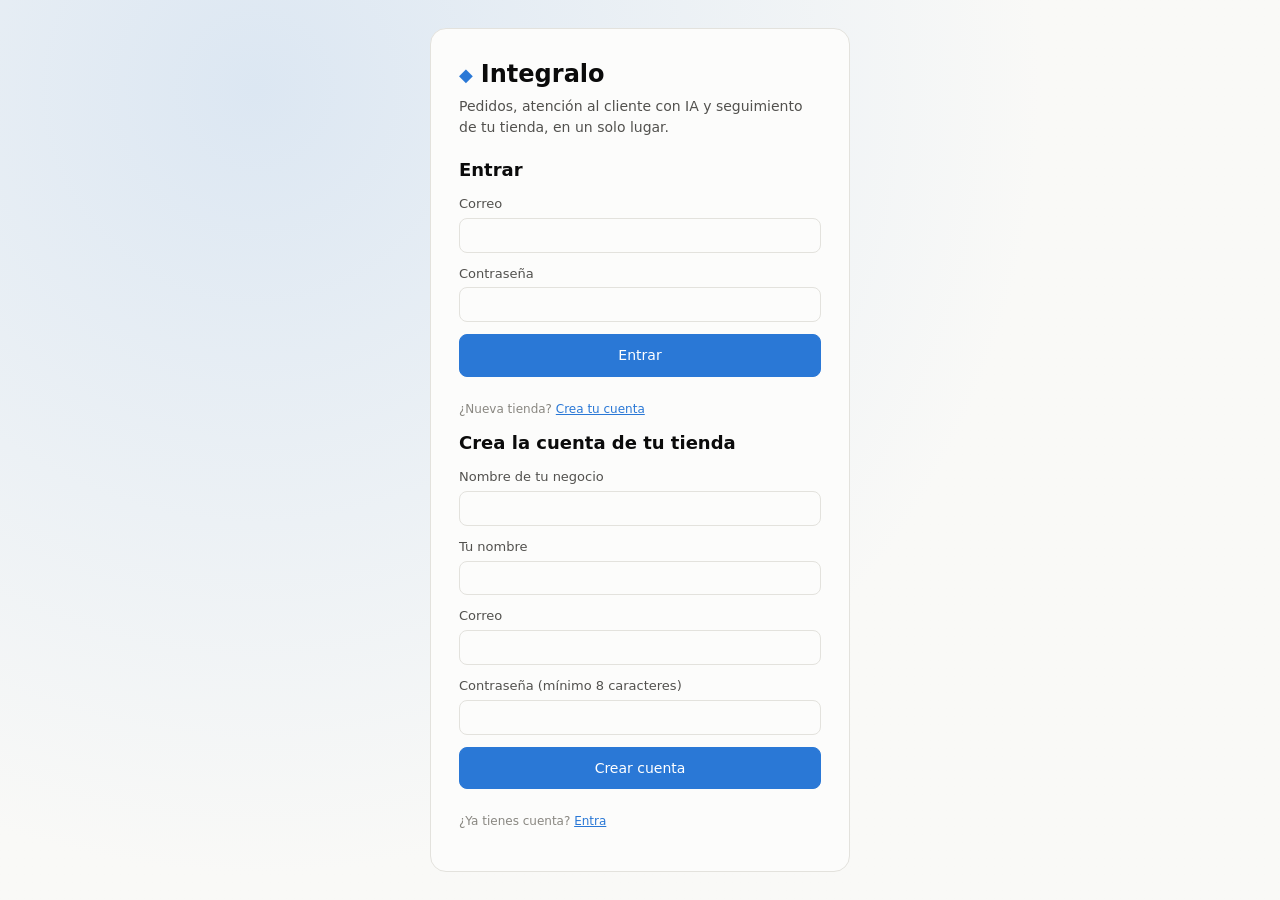
<file: static/login.html>
<!doctype html>
<html lang="es">
<head>
  <meta charset="utf-8">
  <meta name="viewport" content="width=device-width, initial-scale=1">
  <title>Integralo · Entrar</title>
  <link rel="stylesheet" href="/static/styles.css">
</head>
<body class="auth-page">
  <main class="auth-card">
    <div class="auth-brand"><span class="logo-mark">◆</span> Integralo</div>
    <p class="auth-tag">Pedidos, atención al cliente con IA y seguimiento de tu tienda, en un solo lugar.</p>

    <form id="login-form" class="auth-form">
      <h1>Entrar</h1>
      <label>Correo<input name="email" type="email" autocomplete="email" required></label>
      <label>Contraseña<input name="password" type="password" autocomplete="current-password" required></label>
      <button class="btn" type="submit">Entrar</button>
      <p class="hint">¿Nueva tienda? <a href="/registro" data-switch>Crea tu cuenta</a></p>
    </form>

    <form id="register-form" class="auth-form" hidden>
      <h1>Crea la cuenta de tu tienda</h1>
      <label>Nombre de tu negocio<input name="business_name" required minlength="2"></label>
      <label>Tu nombre<input name="name" autocomplete="name" required></label>
      <label>Correo<input name="email" type="email" autocomplete="email" required></label>
      <label>Contraseña (mínimo 8 caracteres)<input name="password" type="password" autocomplete="new-password" required minlength="8"></label>
      <button class="btn" type="submit">Crear cuenta</button>
      <p class="hint">¿Ya tienes cuenta? <a href="/login" data-switch>Entra</a></p>
    </form>
    <p id="error" class="error" role="alert" hidden></p>
  </main>
<script>
const loginF = document.getElementById("login-form"), regF = document.getElementById("register-form"), err = document.getElementById("error");
function show(register) { loginF.hidden = register; regF.hidden = !register; err.hidden = true; }
show(location.pathname === "/registro");
document.querySelectorAll("[data-switch]").forEach(a => a.addEventListener("click", e => {
  e.preventDefault(); history.replaceState(null, "", a.getAttribute("href")); show(a.getAttribute("href") === "/registro");
}));
async function submit(form, url) {
  const body = Object.fromEntries(new FormData(form));
  const btn = form.querySelector("button"); btn.disabled = true;
  try {
    const r = await fetch(url, { method: "POST", headers: { "Content-Type": "application/json" }, body: JSON.stringify(body) });
    if (r.ok) { location.href = "/"; return; }
    const d = await r.json().catch(() => ({}));
    err.textContent = typeof d.detail === "string" ? d.detail : "Revisa los datos (la contraseña debe tener mínimo 8 caracteres).";
    err.hidden = false;
  } finally { btn.disabled = false; }
}
loginF.addEventListener("submit", e => { e.preventDefault(); submit(loginF, "/auth/login"); });
regF.addEventListener("submit", e => { e.preventDefault(); submit(regF, "/auth/register"); });
</script>
</body>
</html>
</file>
<file: static/styles.css>
/* Integralo — los colores de marca de cada tienda se aplican desde app.js sobre --accent y --bar-bg */
:root {
  --page: #f9f9f7;
  --surface: #fcfcfb;
  --surface-2: #f0efec;
  --border: #e3e2dd;
  --ink: #0b0b0b;
  --ink-2: #52514e;
  --muted: #898781;
  --accent: #2a78d6;          /* color principal de la marca (botones) */
  --accent-ink: #ffffff;      /* texto sobre el color principal */
  --accent-text: #2a78d6;     /* color principal ajustado para leerse sobre la superficie */
  --bar-bg: #fcfcfb;          /* barra superior: color secundario de la marca */
  --bar-ink: #0b0b0b;
  --bar-hover: rgba(0,0,0,.06);
  --good: #0ca30c;
  --warning: #fab219;
  --serious: #ec835a;
  --critical: #d03b3b;
  --bubble-in: #ffffff;
  --bubble-out: color-mix(in srgb, var(--accent) 16%, var(--surface));
  --bubble-ai: color-mix(in srgb, var(--accent) 9%, var(--surface));
  --radius: 10px;
  color-scheme: light;
}
@media (prefers-color-scheme: dark) {
  :root {
    --page: #0d0d0d;
    --surface: #1a1a19;
    --surface-2: #262624;
    --border: #383835;
    --ink: #f0efec;
    --ink-2: #c3c2b7;
    --muted: #898781;
    --bubble-in: #262624;
    --bubble-out: color-mix(in srgb, var(--accent) 30%, var(--surface));
    --bubble-ai: color-mix(in srgb, var(--accent) 18%, var(--surface));
    color-scheme: dark;
  }
}

* { box-sizing: border-box; }
body { margin: 0; font: 14px/1.45 system-ui, -apple-system, "Segoe UI", Roboto, sans-serif; background: var(--page); color: var(--ink); }
a { color: var(--accent-text); }
h3 { margin: 0 0 12px; font-size: 14px; font-weight: 600; color: var(--ink-2); }
.mt { margin-top: 20px; }
.hint { color: var(--muted); font-size: 12px; }
.error { color: var(--critical); font-size: 13px; }

/* ---------- barra superior con colores de la marca ---------- */
.topbar { position: sticky; top: 0; z-index: 5; display: flex; align-items: center; gap: 16px; padding: 8px 20px; background: var(--bar-bg); color: var(--bar-ink); border-bottom: 1px solid var(--border); flex-wrap: wrap; }
.brand { font-weight: 700; font-size: 16px; display: flex; gap: 10px; align-items: center; min-width: 0; }
.brand img { height: 34px; max-width: 140px; object-fit: contain; border-radius: 6px; }
.logo-mark { color: var(--accent); font-size: 18px; }
.tabs { display: flex; gap: 2px; flex: 1; overflow-x: auto; }
.tab { border: 0; background: none; padding: 8px 12px; border-radius: 8px; cursor: pointer; color: inherit; opacity: .78; font: inherit; white-space: nowrap; }
.tab:hover { background: var(--bar-hover); opacity: 1; }
.tab.active { background: var(--bar-hover); opacity: 1; font-weight: 650; box-shadow: inset 0 -2px 0 var(--accent); }
.top-actions { display: flex; gap: 8px; align-items: center; }
.topbar .btn.on-bar { color: var(--bar-ink); background: transparent; border-color: color-mix(in srgb, var(--bar-ink) 30%, transparent); }
.badge { background: var(--critical); color: #fff; border-radius: 10px; padding: 0 6px; font-size: 11px; margin-left: 2px; }

main { padding: 20px; max-width: 1500px; margin: 0 auto; }
.panel { display: none; }
.panel.active { display: block; }
.card, .card-like { background: var(--surface); border: 1px solid var(--border); border-radius: var(--radius); min-width: 0; }
.card { padding: 16px; margin-bottom: 16px; }
.grid-2 { display: grid; grid-template-columns: 2fr 1fr; gap: 16px; }
.grid-2.even { grid-template-columns: 1fr 1fr; }
@media (max-width: 900px) { .grid-2, .grid-2.even { grid-template-columns: 1fr; } }
.footer { text-align: center; color: var(--muted); font-size: 12px; padding: 8px 0 20px; }

/* ---------- controles ---------- */
.btn { border: 1px solid var(--accent); background: var(--accent); color: var(--accent-ink); padding: 7px 14px; border-radius: 8px; cursor: pointer; font: inherit; text-decoration: none; display: inline-flex; align-items: center; gap: 6px; white-space: nowrap; }
.btn:hover { filter: brightness(1.06); }
.btn.ghost { background: transparent; color: var(--ink); border-color: var(--border); }
.btn.small { padding: 3px 9px; font-size: 12px; }
.btn.danger { background: var(--critical); border-color: var(--critical); color: #fff; }
.btn.good { background: var(--good); border-color: var(--good); color: #fff; }
.btn:disabled { opacity: .5; cursor: default; }
input, select, textarea { font: inherit; color: var(--ink); background: var(--surface); border: 1px solid var(--border); border-radius: 8px; padding: 7px 10px; min-width: 0; }
input:focus, select:focus, textarea:focus { outline: 2px solid color-mix(in srgb, var(--accent) 55%, transparent); outline-offset: 0; }
textarea { resize: vertical; }
input[type=color] { padding: 2px; width: 44px; height: 36px; }
.toolbar { display: flex; gap: 12px; align-items: center; margin-bottom: 12px; flex-wrap: wrap; }
.toolbar input[type=search] { flex: 1; min-width: 200px; }
.check { display: flex; align-items: center; gap: 6px; color: var(--ink-2); }

/* ---------- KPIs y gráfico ---------- */
.kpis { display: grid; grid-template-columns: repeat(auto-fit, minmax(170px, 1fr)); gap: 12px; margin-bottom: 16px; }
.kpi { background: var(--surface); border: 1px solid var(--border); border-radius: var(--radius); padding: 14px 16px; }
.kpi .label { color: var(--ink-2); font-size: 12px; }
.kpi .value { font-size: 24px; font-weight: 700; margin-top: 4px; font-variant-numeric: tabular-nums; }
.kpi .sub { color: var(--muted); font-size: 12px; }
.chart { width: 100%; height: 240px; }
.chart svg { width: 100%; height: 100%; display: block; }
.chart .grid line { stroke: var(--border); }
.chart .axis text { fill: var(--muted); font-size: 11px; }
.chart .bar { fill: var(--chart-bar, var(--accent-text)); }
.chart .hit { fill: transparent; cursor: pointer; }
.chart g.col:hover .bar { opacity: .8; }
.table-view summary { cursor: pointer; color: var(--ink-2); font-size: 12px; margin-top: 8px; }
.tooltip { position: fixed; pointer-events: none; z-index: 50; background: var(--ink); color: var(--page); padding: 6px 10px; border-radius: 6px; font-size: 12px; white-space: nowrap; }

table { width: 100%; border-collapse: collapse; }
th, td { text-align: left; padding: 8px; border-bottom: 1px solid var(--border); vertical-align: top; }
th { color: var(--ink-2); font-weight: 600; font-size: 12px; }
td.num, th.num { text-align: right; font-variant-numeric: tabular-nums; }
.status-list .row { display: flex; align-items: center; gap: 8px; padding: 6px 0; }
.status-list .row .n { margin-left: auto; font-weight: 600; font-variant-numeric: tabular-nums; }
.meter { flex: 0 0 90px; height: 6px; background: var(--surface-2); border-radius: 3px; overflow: hidden; }
.meter span { display: block; height: 100%; background: var(--chart-bar, var(--accent-text)); border-radius: 3px; }

/* estados y pagos: ícono + texto, nunca solo color */
.chip { display: inline-flex; align-items: center; gap: 4px; font-size: 12px; padding: 2px 8px; border-radius: 12px; background: var(--surface-2); color: var(--ink-2); white-space: nowrap; }
.chip.pay-pagado::before { content: "✓"; color: var(--good); font-weight: 700; }
.chip.pay-pendiente::before { content: "○"; color: var(--muted); }
.chip.pay-por_verificar::before { content: "!"; color: var(--warning); font-weight: 700; }
.chip.pay-reembolsado::before { content: "↺"; color: var(--serious); }
.chip.channel { background: transparent; border: 1px solid var(--border); }
.chip.alert { background: var(--critical); color: #fff; }
.chip.waiting { background: color-mix(in srgb, var(--warning) 25%, var(--surface)); color: var(--ink); }

/* ---------- tablero de pedidos ---------- */
.board { display: grid; grid-template-columns: repeat(var(--cols, 4), minmax(240px, 1fr)); gap: 12px; overflow-x: auto; align-items: start; }
.column { background: var(--surface-2); border-radius: var(--radius); padding: 10px; min-height: 200px; }
.column h4 { margin: 2px 4px 10px; font-size: 13px; display: flex; justify-content: space-between; }
.column.drop { outline: 2px dashed var(--accent); }
.order-card { background: var(--surface); border: 1px solid var(--border); border-radius: 8px; padding: 10px; margin-bottom: 8px; cursor: pointer; }
.order-card:hover { border-color: var(--accent); }
.order-card .top { display: flex; justify-content: space-between; gap: 8px; font-weight: 600; }
.order-card .meta { color: var(--ink-2); font-size: 12px; margin: 4px 0 8px; overflow: hidden; text-overflow: ellipsis; white-space: nowrap; }
.order-card .bottom { display: flex; gap: 6px; flex-wrap: wrap; align-items: center; }
.order-card .next { margin-left: auto; }

/* ---------- chats (clientes y asistente) ---------- */
.inbox { display: grid; grid-template-columns: 320px 1fr; height: calc(100vh - 150px); min-height: 480px; border: 1px solid var(--border); border-radius: var(--radius); overflow: hidden; background: var(--surface); }
@media (max-width: 800px) { .inbox { grid-template-columns: 1fr; height: auto; } .inbox .chat { min-height: 70vh; } }
.conv-list { border-right: 1px solid var(--border); overflow-y: auto; }
.conv-list-head { display: flex; justify-content: space-between; align-items: center; padding: 12px; border-bottom: 1px solid var(--border); position: sticky; top: 0; background: var(--surface); }
.conv { padding: 10px 12px; border-bottom: 1px solid var(--border); cursor: pointer; }
.conv:hover, .conv.active { background: var(--surface-2); }
.conv .line1 { display: flex; justify-content: space-between; gap: 6px; }
.conv .name { font-weight: 600; overflow: hidden; text-overflow: ellipsis; white-space: nowrap; }
.conv .last { color: var(--ink-2); font-size: 12px; overflow: hidden; text-overflow: ellipsis; white-space: nowrap; }
.conv .flags { display: flex; gap: 4px; margin-top: 4px; flex-wrap: wrap; }
.chat { display: flex; flex-direction: column; min-width: 0; min-height: 0; }
.chat .empty { margin: auto; color: var(--muted); }
.chat-head { display: flex; align-items: center; gap: 10px; padding: 10px 14px; border-bottom: 1px solid var(--border); flex-wrap: wrap; }
.chat-head .name { font-weight: 600; }
.chat-head .actions { margin-left: auto; display: flex; gap: 8px; align-items: center; flex-wrap: wrap; }
.chat-orders { padding: 6px 14px; border-bottom: 1px solid var(--border); display: flex; gap: 6px; flex-wrap: wrap; font-size: 12px; align-items: center; }
.messages { flex: 1; overflow-y: auto; padding: 14px; display: flex; flex-direction: column; gap: 6px; background: var(--page); min-height: 0; }
.msg { max-width: 75%; padding: 8px 12px; border-radius: 12px; white-space: pre-wrap; overflow-wrap: anywhere; }
.msg .who { font-size: 11px; color: var(--muted); margin-top: 2px; }
.msg.in { align-self: flex-start; background: var(--bubble-in); border: 1px solid var(--border); }
.msg.out { align-self: flex-end; background: var(--bubble-out); }
.msg.out.ia { background: var(--bubble-ai); }
.msg.internal { align-self: center; background: transparent; border: 1px dashed var(--border); color: var(--ink-2); font-size: 12px; max-width: 90%; }
.msg.internal.duena { border-color: var(--accent); color: var(--ink); }
.msg img.media { display: block; max-width: 240px; max-height: 240px; border-radius: 8px; margin-top: 6px; }
.composer { display: flex; gap: 8px; padding: 10px; border-top: 1px solid var(--border); background: var(--surface); }
.composer textarea { flex: 1; min-height: 42px; max-height: 140px; }
.switch { display: inline-flex; align-items: center; gap: 6px; cursor: pointer; font-size: 13px; color: var(--ink-2); }

.assistant-layout { display: grid; grid-template-columns: 1fr 360px; gap: 16px; height: calc(100vh - 150px); min-height: 480px; }
.assistant-layout > .chat { overflow: hidden; }
@media (max-width: 900px) { .assistant-layout { grid-template-columns: 1fr; height: auto; } .assistant-layout > .chat { height: 70vh; } }
.avatar { width: 36px; height: 36px; border-radius: 50%; background: var(--accent); color: var(--accent-ink); display: grid; place-items: center; font-weight: 700; flex: none; }
.msg.assistant { align-self: flex-start; background: var(--surface); border: 1px solid var(--border); }
.msg.user { align-self: flex-end; background: var(--bubble-out); }
.msg.typing { color: var(--muted); font-style: italic; }
.suggestions { display: flex; gap: 6px; flex-wrap: wrap; padding: 8px 10px 0; background: var(--surface); }
.questions-panel { overflow-y: auto; margin: 0; }
.question { border: 1px solid var(--border); border-radius: 8px; padding: 10px; margin-bottom: 10px; }
.question .q { margin: 6px 0; white-space: pre-wrap; }
.question form { display: flex; gap: 6px; margin-top: 6px; }
.question form input { flex: 1; }

/* ---------- configuración ---------- */
.settings-grid { display: grid; grid-template-columns: repeat(auto-fit, minmax(380px, 1fr)); gap: 16px; align-items: start; }
@media (max-width: 500px) { .settings-grid { grid-template-columns: 1fr; } }
.settings-grid .card { margin: 0; }
.card h2 { font-size: 16px; margin: 0 0 4px; }
.form-grid { display: grid; grid-template-columns: 1fr 1fr; gap: 10px; }
.form-grid label, .field { display: flex; flex-direction: column; gap: 4px; font-size: 12px; color: var(--ink-2); }
.form-grid .full { grid-column: 1 / -1; }
@media (max-width: 600px) { .form-grid { grid-template-columns: 1fr; } }
.color-row { display: flex; gap: 8px; align-items: center; }
.color-row input[type=text] { width: 100px; font-family: ui-monospace, monospace; }
.logo-preview { width: 64px; height: 64px; border: 1px dashed var(--border); border-radius: 8px; display: grid; place-items: center; overflow: hidden; color: var(--muted); font-size: 11px; }
.logo-preview img { max-width: 100%; max-height: 100%; }
.ch-block { border-top: 1px solid var(--border); padding: 12px 0; }
.ch-block:first-of-type { border-top: 0; }
.channel-head { display: flex; justify-content: space-between; align-items: center; gap: 8px; margin-bottom: 8px; }
.channel-head strong { font-size: 14px; }
.copy { display: flex; gap: 6px; margin-bottom: 6px; }
.copy input { flex: 1; font-family: ui-monospace, monospace; font-size: 12px; }
.ok-chip::before { content: "✓ "; color: var(--good); font-weight: 700; }
.off-chip::before { content: "○ "; color: var(--muted); }
.row-actions { display: flex; gap: 8px; flex-wrap: wrap; margin-top: 10px; }

/* ---------- modal ---------- */
dialog { border: 1px solid var(--border); border-radius: 12px; padding: 0; width: min(720px, calc(100vw - 32px)); background: var(--surface); color: var(--ink); }
dialog::backdrop { background: rgba(0,0,0,.4); }
.modal-head { display: flex; justify-content: space-between; align-items: center; padding: 14px 18px; border-bottom: 1px solid var(--border); }
.modal-head h2 { margin: 0; font-size: 17px; }
.modal-content { padding: 18px; max-height: 70vh; overflow-y: auto; }
.modal-foot { padding: 12px 18px; border-top: 1px solid var(--border); display: flex; gap: 8px; justify-content: flex-end; flex-wrap: wrap; }
.timeline { list-style: none; padding: 0; margin: 0; }
.timeline li { padding: 6px 0 6px 18px; border-left: 2px solid var(--border); position: relative; font-size: 13px; }
.timeline li::before { content: ""; position: absolute; left: -6px; top: 11px; width: 10px; height: 10px; border-radius: 50%; background: var(--accent); }
.timeline .when { color: var(--muted); font-size: 12px; }
.steps { display: flex; gap: 4px; margin: 6px 0 16px; flex-wrap: wrap; }
.step { flex: 1; min-width: 110px; text-align: center; padding: 8px; border-radius: 8px; background: var(--surface-2); color: var(--ink-2); font-size: 12px; border: 1px solid transparent; cursor: pointer; font: inherit; }
.step.done { background: var(--bubble-out); color: var(--ink); }
.step.current { border-color: var(--accent); font-weight: 700; color: var(--ink); }
.item-row { display: grid; grid-template-columns: 1fr 70px 110px 1fr 32px; gap: 6px; margin-bottom: 6px; }
@media (max-width: 600px) { .item-row { grid-template-columns: 1fr 60px 90px; } }
.prod-thumb { width: 40px; height: 40px; object-fit: cover; border-radius: 6px; background: var(--surface-2); }

.toast { position: fixed; bottom: 20px; left: 50%; transform: translateX(-50%); background: var(--ink); color: var(--page); padding: 10px 18px; border-radius: 8px; z-index: 100; max-width: calc(100vw - 32px); }

/* ---------- login ---------- */
.auth-page { min-height: 100vh; display: grid; place-items: center; padding: 16px; background: radial-gradient(circle at 20% 10%, color-mix(in srgb, var(--accent) 14%, var(--page)), var(--page) 60%); }
.auth-card { width: min(420px, 100%); background: var(--surface); border: 1px solid var(--border); border-radius: 16px; padding: 28px; }
.auth-brand { font-size: 24px; font-weight: 800; display: flex; gap: 8px; align-items: center; }
.auth-tag { color: var(--ink-2); margin: 4px 0 20px; }
.auth-form { display: flex; flex-direction: column; gap: 12px; }
.auth-form h1 { font-size: 18px; margin: 0; }
.auth-form label { display: flex; flex-direction: column; gap: 4px; font-size: 13px; color: var(--ink-2); }
.auth-form .btn { justify-content: center; padding: 10px; }

/* campos de formulario ocupan su celda sin desbordarse */
.form-grid input:not([type=checkbox]):not([type=color]), .form-grid textarea, .form-grid select { width: 100%; }
.form-grid label.check { flex-direction: row; align-items: center; gap: 8px; }
.color-row input[type=text] { width: 100px !important; }
</file>
